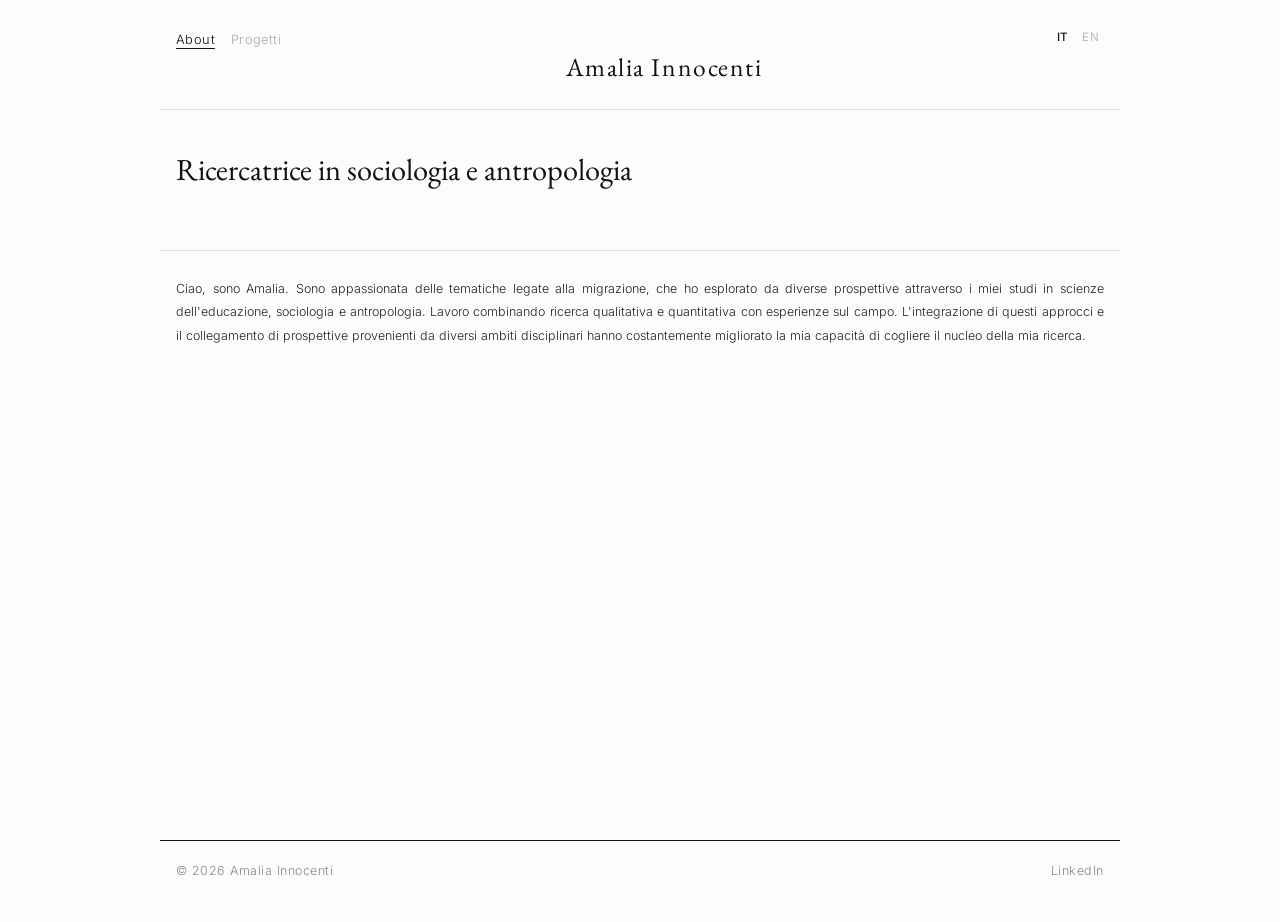
<file: index.html>
<!DOCTYPE html>
<html lang="it">
<head>
  <meta charset="UTF-8">
  <meta name="viewport" content="width=device-width, initial-scale=1.0">
  <title>Amalia Innocenti</title>
  <link rel="icon" href="favicon.svg" type="image/svg+xml">
  <link rel="stylesheet" href="style.css">
</head>
<body>
<div class="page-wrapper">

<header>
  <div class="header-top">
    <nav>
      <a href="index.html" class="active">About</a>
      <a href="progetti/" data-i18n="nav_projects">Progetti</a>
    </nav>
    <div class="site-name">Amalia Innocenti</div>
    <div class="lang-switcher">
      <button class="lang-btn" data-lang="it">IT</button>
      <button class="lang-btn" data-lang="en">EN</button>
    </div>
  </div>
</header>

<div class="page-title page-title--hero">
  <h1 data-i18n="home_title">Ricercatrice in sociologia e antropologia</h1>
</div>

<hr>

<div class="section section--hero">
  <p data-i18n="home_p1">Ciao, sono Amalia. Sono appassionata delle tematiche legate alla migrazione, che ho esplorato da diverse prospettive attraverso i miei studi in scienze dell'educazione, sociologia e antropologia. Lavoro combinando ricerca qualitativa e quantitativa con esperienze sul campo. L'integrazione di questi approcci e il collegamento di prospettive provenienti da diversi ambiti disciplinari hanno costantemente migliorato la mia capacità di cogliere il nucleo della mia ricerca.</p>
  <p data-i18n="home_p2"></p>
  <p data-i18n="home_p3"></p>
</div>

<div class="spacer" id="spacer"></div>

<footer>
  <span>© 2026 Amalia Innocenti</span>
  <div class="footer-links">
    
    <a href="https://be.linkedin.com/in/amalia-innocenti" target="_blank" rel="noopener noreferrer">LinkedIn</a>
  </div>
</footer>

<script src="lang.js"></script>
<script>
  function fitSpacer() {
    const spacer = document.getElementById('spacer');
    const wrapper = document.querySelector('.page-wrapper');
    spacer.style.height = '0';
    wrapper.style.minHeight = '0';        // rimuove il vincolo per misurare il contenuto reale
    const contentH = wrapper.scrollHeight;
    wrapper.style.minHeight = '';         // ripristina min-height: 100vh da CSS
    const remaining = window.innerHeight - contentH;
    if (remaining > 0) spacer.style.height = remaining + 'px';
  }
  window.addEventListener('load', fitSpacer);
  window.addEventListener('resize', fitSpacer);
</script>
</div>
</body>
</html>
</file>
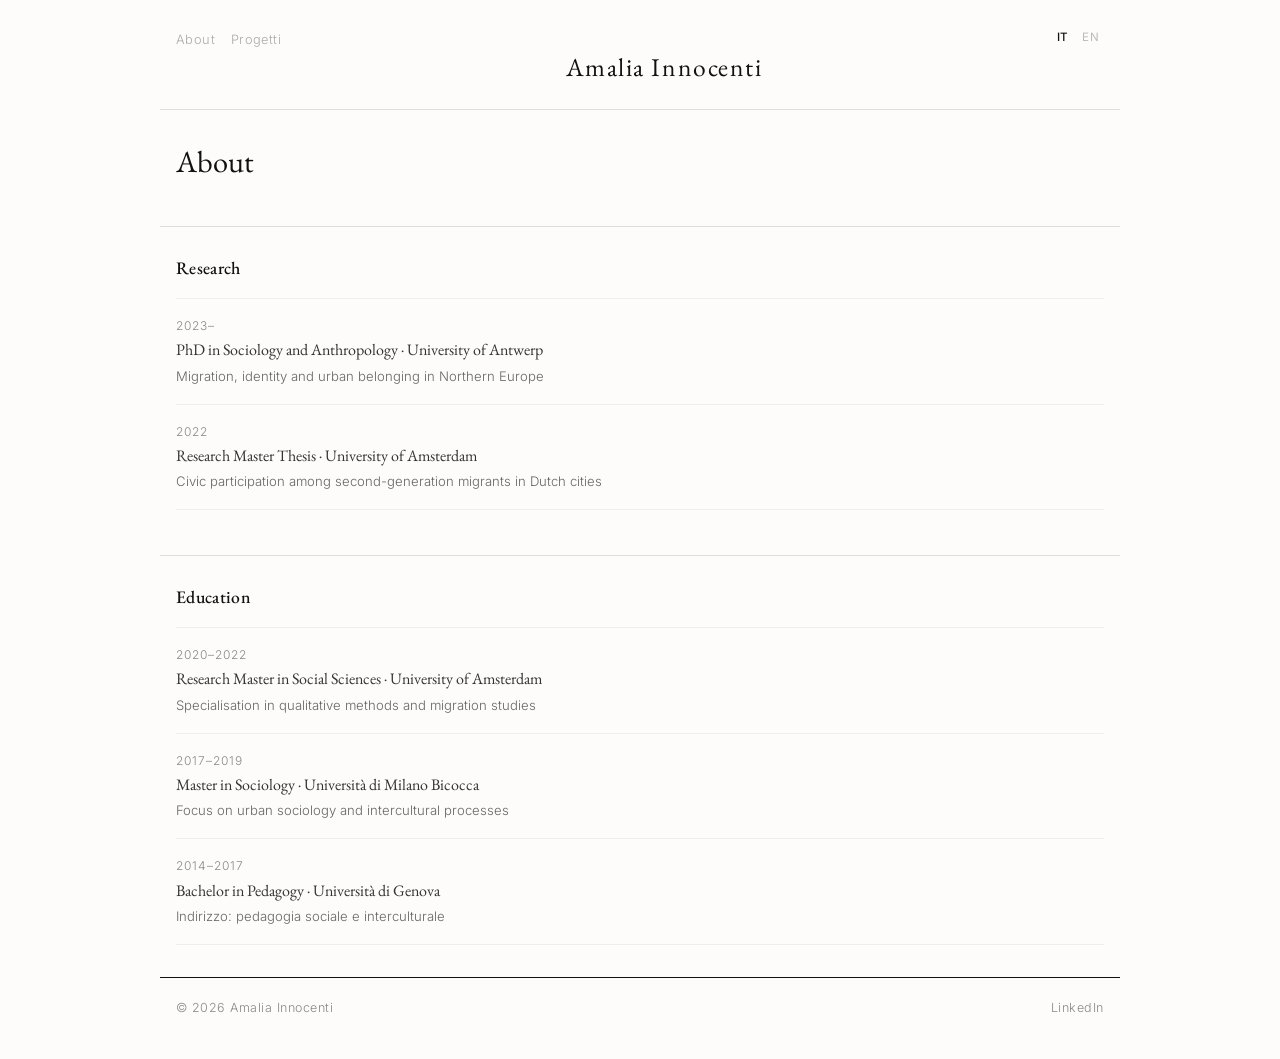
<file: about.html>
<!DOCTYPE html>
<html lang="it">
<head>
  <meta charset="UTF-8">
  <meta name="viewport" content="width=device-width, initial-scale=1.0">
  <title>About – Amalia Innocenti</title>
  <link rel="icon" href="favicon.svg" type="image/svg+xml">
  <link rel="stylesheet" href="style.css">
</head>
<body>
<div class="page-wrapper">

<header>
  <div class="header-top">
    <nav>
      <a href="index.html">About</a>
      <a href="progetti/" data-i18n="nav_projects">Progetti</a>
    </nav>
    <div class="site-name">Amalia Innocenti</div>
    <div class="lang-switcher">
      <button class="lang-btn" data-lang="it">IT</button>
      <button class="lang-btn" data-lang="en">EN</button>
    </div>
  </div>
</header>

<div class="page-title">
  <h1>About</h1>
</div>

<hr>

<div class="section">
  <h2>Research</h2>
  <ul class="pub-list">
    <li>
      <p class="pub-year">2023–</p>
      <p class="pub-title">PhD in Sociology and Anthropology · University of Antwerp</p>
      <p class="pub-journal">Migration, identity and urban belonging in Northern Europe</p>
    </li>
    <li>
      <p class="pub-year">2022</p>
      <p class="pub-title">Research Master Thesis · University of Amsterdam</p>
      <p class="pub-journal">Civic participation among second-generation migrants in Dutch cities</p>
    </li>

  </ul>
</div>

<hr>

<div class="section">
  <h2>Education</h2>
  <ul class="pub-list">
    <li>
      <p class="pub-year">2020–2022</p>
      <p class="pub-title">Research Master in Social Sciences · University of Amsterdam</p>
      <p class="pub-journal">Specialisation in qualitative methods and migration studies</p>
    </li>
    <li>
      <p class="pub-year">2017–2019</p>
      <p class="pub-title">Master in Sociology · Università di Milano Bicocca</p>
      <p class="pub-journal">Focus on urban sociology and intercultural processes</p>
    </li>
    <li>
      <p class="pub-year">2014–2017</p>
      <p class="pub-title">Bachelor in Pedagogy · Università di Genova</p>
      <p class="pub-journal">Indirizzo: pedagogia sociale e interculturale</p>
    </li>
  </ul>
</div>

<footer>
  <span>© 2026 Amalia Innocenti</span>
  <div class="footer-links">
    
    <a href="https://be.linkedin.com/in/amalia-innocenti" target="_blank" rel="noopener noreferrer">LinkedIn</a>
  </div>
</footer>

<script src="lang.js"></script>
</div>
</body>
</html>
</file>
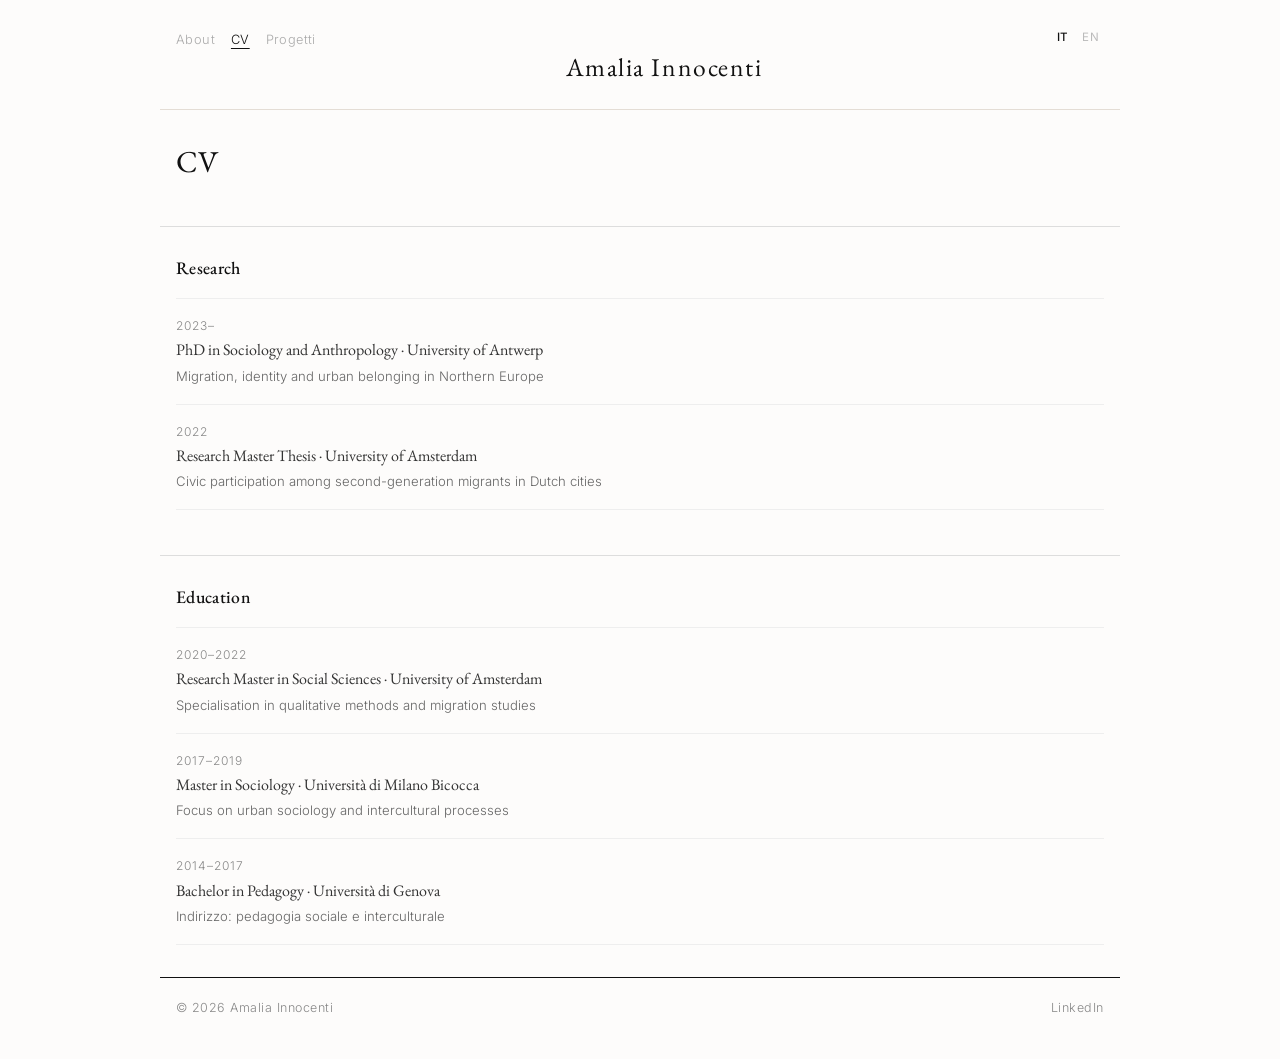
<file: cv.html>
<!DOCTYPE html>
<html lang="it">
<head>
  <meta charset="UTF-8">
  <meta name="viewport" content="width=device-width, initial-scale=1.0">
  <title>CV – Amalia Innocenti</title>
  <link rel="icon" href="favicon.svg" type="image/svg+xml">
  <link rel="stylesheet" href="style.css">
</head>
<body>
<div class="page-wrapper">

<header>
  <div class="header-top">
    <nav>
      <a href="index.html">About</a>
      <a href="cv.html" class="active" data-i18n="nav_cv">CV</a>
      <a href="progetti/" data-i18n="nav_projects">Progetti</a>
    </nav>
    <div class="site-name">Amalia Innocenti</div>
    <div class="lang-switcher">
      <button class="lang-btn" data-lang="it">IT</button>
      <button class="lang-btn" data-lang="en">EN</button>
    </div>
  </div>
</header>

<div class="page-title">
  <h1>CV</h1>
</div>

<hr>

<div class="section">
  <h2>Research</h2>
  <ul class="pub-list">
    <li>
      <p class="pub-year">2023–</p>
      <p class="pub-title">PhD in Sociology and Anthropology · University of Antwerp</p>
      <p class="pub-journal">Migration, identity and urban belonging in Northern Europe</p>
    </li>
    <li>
      <p class="pub-year">2022</p>
      <p class="pub-title">Research Master Thesis · University of Amsterdam</p>
      <p class="pub-journal">Civic participation among second-generation migrants in Dutch cities</p>
    </li>

  </ul>
</div>

<hr>

<div class="section">
  <h2>Education</h2>
  <ul class="pub-list">
    <li>
      <p class="pub-year">2020–2022</p>
      <p class="pub-title">Research Master in Social Sciences · University of Amsterdam</p>
      <p class="pub-journal">Specialisation in qualitative methods and migration studies</p>
    </li>
    <li>
      <p class="pub-year">2017–2019</p>
      <p class="pub-title">Master in Sociology · Università di Milano Bicocca</p>
      <p class="pub-journal">Focus on urban sociology and intercultural processes</p>
    </li>
    <li>
      <p class="pub-year">2014–2017</p>
      <p class="pub-title">Bachelor in Pedagogy · Università di Genova</p>
      <p class="pub-journal">Indirizzo: pedagogia sociale e interculturale</p>
    </li>
  </ul>
</div>

<footer>
  <span>© 2026 Amalia Innocenti</span>
  <div class="footer-links">
    
    <a href="https://be.linkedin.com/in/amalia-innocenti" target="_blank" rel="noopener noreferrer">LinkedIn</a>
  </div>
</footer>

<script src="lang.js"></script>
</div>
</body>
</html>
</file>
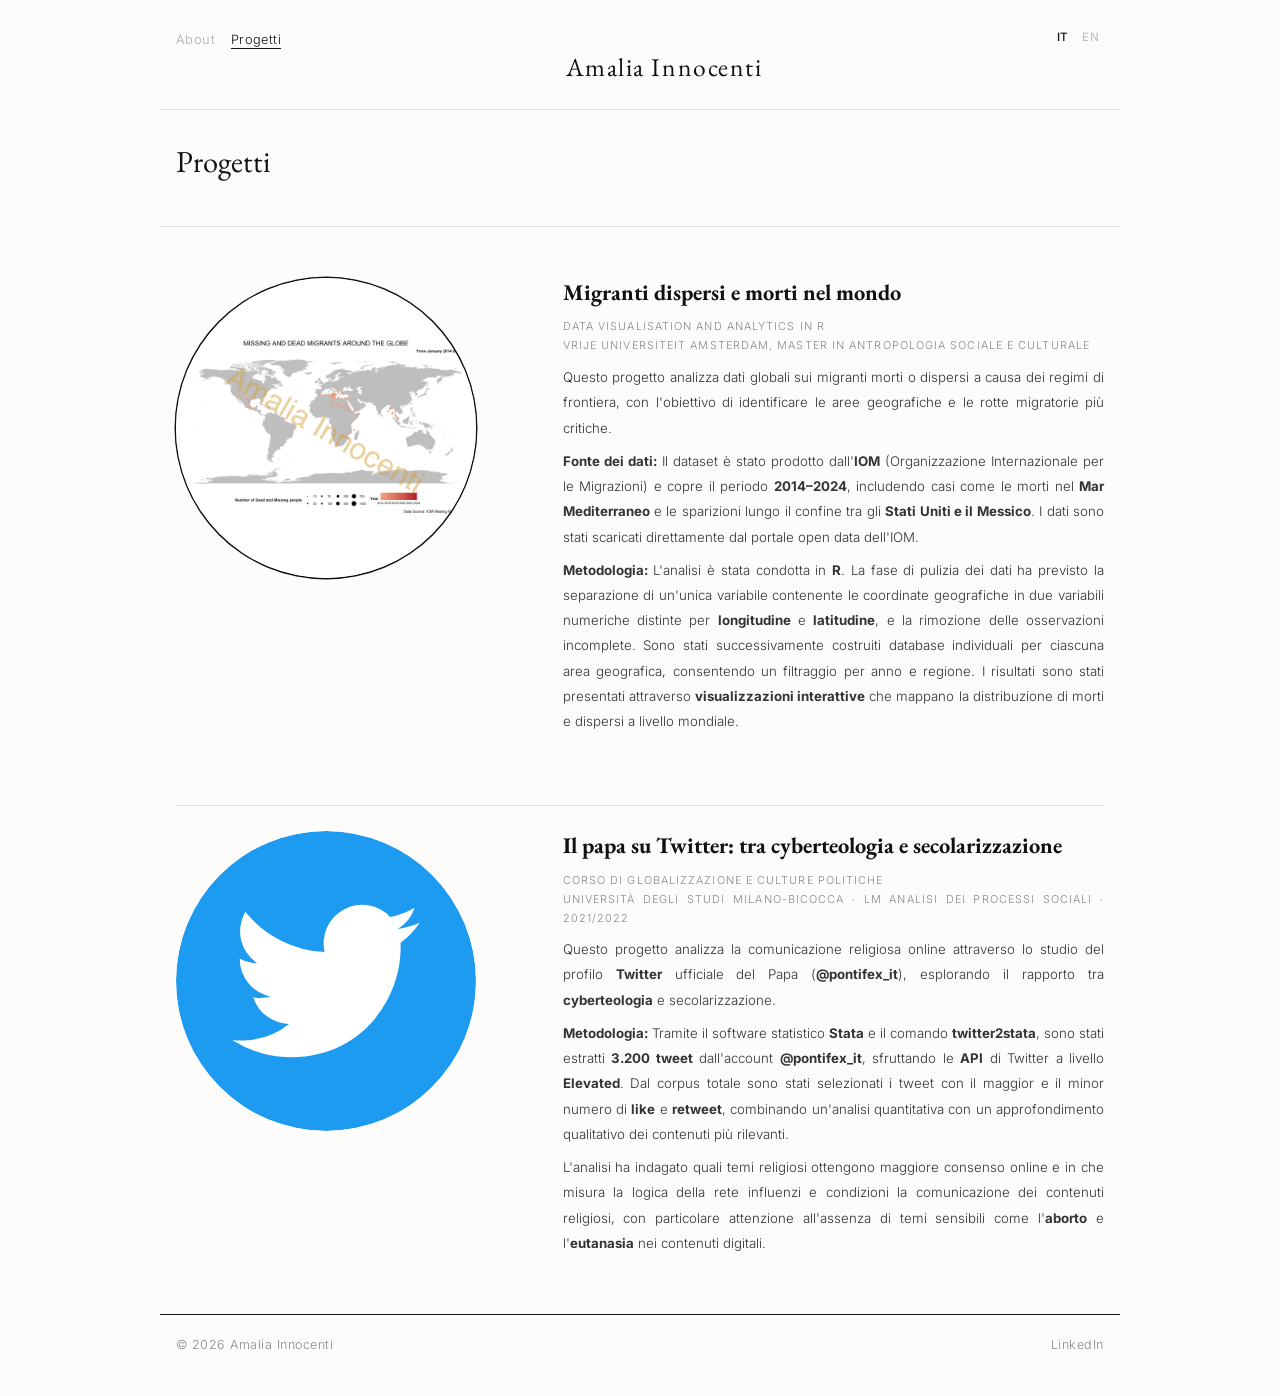
<file: progetti.html>
<!DOCTYPE html>
<html lang="it">
<head>
  <meta charset="UTF-8">
  <meta name="viewport" content="width=device-width, initial-scale=1.0">
  <title>Projects – Amalia Innocenti</title>
  <link rel="icon" href="favicon.svg" type="image/svg+xml">
  <link rel="stylesheet" href="style.css">
  <style>
    /* hover hint on geo circle */
    .rentry-img--geo {
      cursor: zoom-in;
      transition: filter .2s;
    }
    .rentry-img--geo:hover { filter: brightness(0.88); }

    /* lightbox */
    .lightbox {
      position: fixed;
      inset: 0;
      z-index: 999;
      background: rgba(15,15,15,0.82);
      display: flex;
      align-items: center;
      justify-content: center;
      opacity: 0;
      pointer-events: none;
      transition: opacity .3s ease;
    }
    .lightbox.open {
      opacity: 1;
      pointer-events: all;
    }
    .lightbox-frame {
      position: relative;
      max-width: 88vw;
      max-height: 88vh;
    }
    .lightbox-frame img {
      display: block;
      max-width: 88vw;
      max-height: 88vh;
      width: auto;
      height: auto;
    }
    /* fading edges */
    .lightbox-frame::after {
      content: '';
      position: absolute;
      inset: 0;
      box-shadow: inset 0 0 70px 20px rgba(15,15,15,0.55);
      pointer-events: none;
    }
    .lightbox-close {
      position: absolute;
      top: -2.2rem;
      right: 0;
      background: none;
      border: none;
      color: #ddd;
      font-size: 1.6rem;
      line-height: 1;
      cursor: pointer;
      padding: 0.2rem 0.4rem;
      transition: color .15s;
    }
    .lightbox-close:hover { color: #fff; }
  </style>
</head>
<body>
<div class="page-wrapper">

<header>
  <div class="header-top">
    <nav>
      <a href="index.html">About</a>
      <a href="progetti.html" class="active" data-i18n="nav_projects">Projects</a>
    </nav>
    <div class="site-name">Amalia Innocenti</div>
    <div class="lang-switcher">
      <button class="lang-btn" data-lang="it">IT</button>
      <button class="lang-btn" data-lang="en">EN</button>
    </div>
  </div>
</header>

<div class="page-title">
  <h1 data-i18n="nav_projects">Projects</h1>
</div>

<hr>

<div class="section">

  <div class="rentry">
    <img class="rentry-img rentry-img--geo" src="vis_2.gif" alt="World map" id="geo-thumb">
    <div class="rentry-body">
      <h3 class="rentry-title" data-i18n="geo_title">Missing and dead migrants around the globe</h3>
      <p class="rentry-sub" data-i18n="geo_sub">Data Visualisation and Analytics in R course — Vrije Universiteit Amsterdam, Master's Degree in Social and Cultural Anthropology</p>
      <p class="rentry-desc" data-i18n="geo_p1">This project analyses global data on migrants who have died or gone missing as a result of border regimes, with a focus on identifying the most critical geographical areas and migration routes.</p>
      <p class="rentry-desc" data-i18n="geo_p2"><strong>Data Source:</strong> The dataset was produced by the <strong>IOM</strong> (International Organisation for Migration) and covers the period <strong>2014–2024</strong>, including cases such as deaths in the <strong>Mediterranean Sea</strong> and disappearances along the <strong>US-Mexico border</strong>. Data was retrieved directly from the IOM open data portal.</p>
      <p class="rentry-desc" data-i18n="geo_p3"><strong>Methodology:</strong> The analysis was carried out in <strong>R</strong>. The data cleaning phase involved splitting a single coordinate variable into two separate numeric variables for <strong>longitude</strong> and <strong>latitude</strong>, and removing incomplete observations. Individual databases were then built for each geographical area to allow for more granular filtering by year and region. The results were presented through <strong>interactive visualisations</strong> that mapped the distribution of deaths and disappearances worldwide.</p>
    </div>
  </div>

  <hr>

  <div class="rentry">
    <img class="rentry-img" src="twitter-logo.svg" alt="Twitter logo">
    <div class="rentry-body">
      <h3 class="rentry-title" data-i18n="tw_card_title">Il papa su Twitter: tra cyberteologia e secolarizzazione</h3>
      <p class="rentry-sub" data-i18n="tw_sub">Corso di Globalizzazione e culture politiche · Università degli Studi Milano-Bicocca · LM Analisi dei Processi Sociali · 2021/2022</p>
      <p class="rentry-desc" data-i18n="tw_p1">Questo progetto analizza la comunicazione religiosa online attraverso lo studio del profilo <strong>Twitter</strong> ufficiale del Papa (<strong>@pontifex_it</strong>), esplorando il rapporto tra <strong>cyberteologia</strong> e secolarizzazione.</p>
      <p class="rentry-desc" data-i18n="tw_p2"><strong>Metodologia:</strong> Tramite il software statistico <strong>Stata</strong> e il comando <strong>twitter2stata</strong>, sono stati estratti <strong>3.200 tweet</strong> dall'account <strong>@pontifex_it</strong>, sfruttando le <strong>API</strong> di Twitter a livello <strong>Elevated</strong>. Dal corpus totale sono stati selezionati i tweet con il maggior e il minor numero di <strong>like</strong> e <strong>retweet</strong>, combinando un'analisi quantitativa con un approfondimento qualitativo dei contenuti più rilevanti.</p>
      <p class="rentry-desc" data-i18n="tw_p3">L'analisi ha indagato quali temi religiosi ottengono maggiore consenso online e in che misura la logica della rete influenzi e condizioni la comunicazione dei contenuti religiosi, con particolare attenzione all'assenza di temi sensibili come l'<strong>aborto</strong> e l'<strong>eutanasia</strong> nei contenuti digitali.</p>
    </div>
  </div>

</div>

<!-- Lightbox -->
<div class="lightbox" id="geo-lightbox">
  <div class="lightbox-frame">
    <button class="lightbox-close" id="lightbox-close">×</button>
    <img src="vis_2.gif" alt="World map full view">
  </div>
</div>

<footer>
  <span>© 2026 Amalia Innocenti</span>
  <div class="footer-links">
    <a href="https://be.linkedin.com/in/amalia-innocenti" target="_blank" rel="noopener noreferrer">LinkedIn</a>
  </div>
</footer>

<script src="lang.js"></script>
<script>
  const thumb   = document.getElementById('geo-thumb');
  const lightbox = document.getElementById('geo-lightbox');
  const closeBtn = document.getElementById('lightbox-close');

  thumb.addEventListener('click', () => lightbox.classList.add('open'));
  closeBtn.addEventListener('click', () => lightbox.classList.remove('open'));
  lightbox.addEventListener('click', e => {
    if (e.target === lightbox) lightbox.classList.remove('open');
  });
  document.addEventListener('keydown', e => {
    if (e.key === 'Escape') lightbox.classList.remove('open');
  });
</script>
</div>
</body>
</html>
</file>
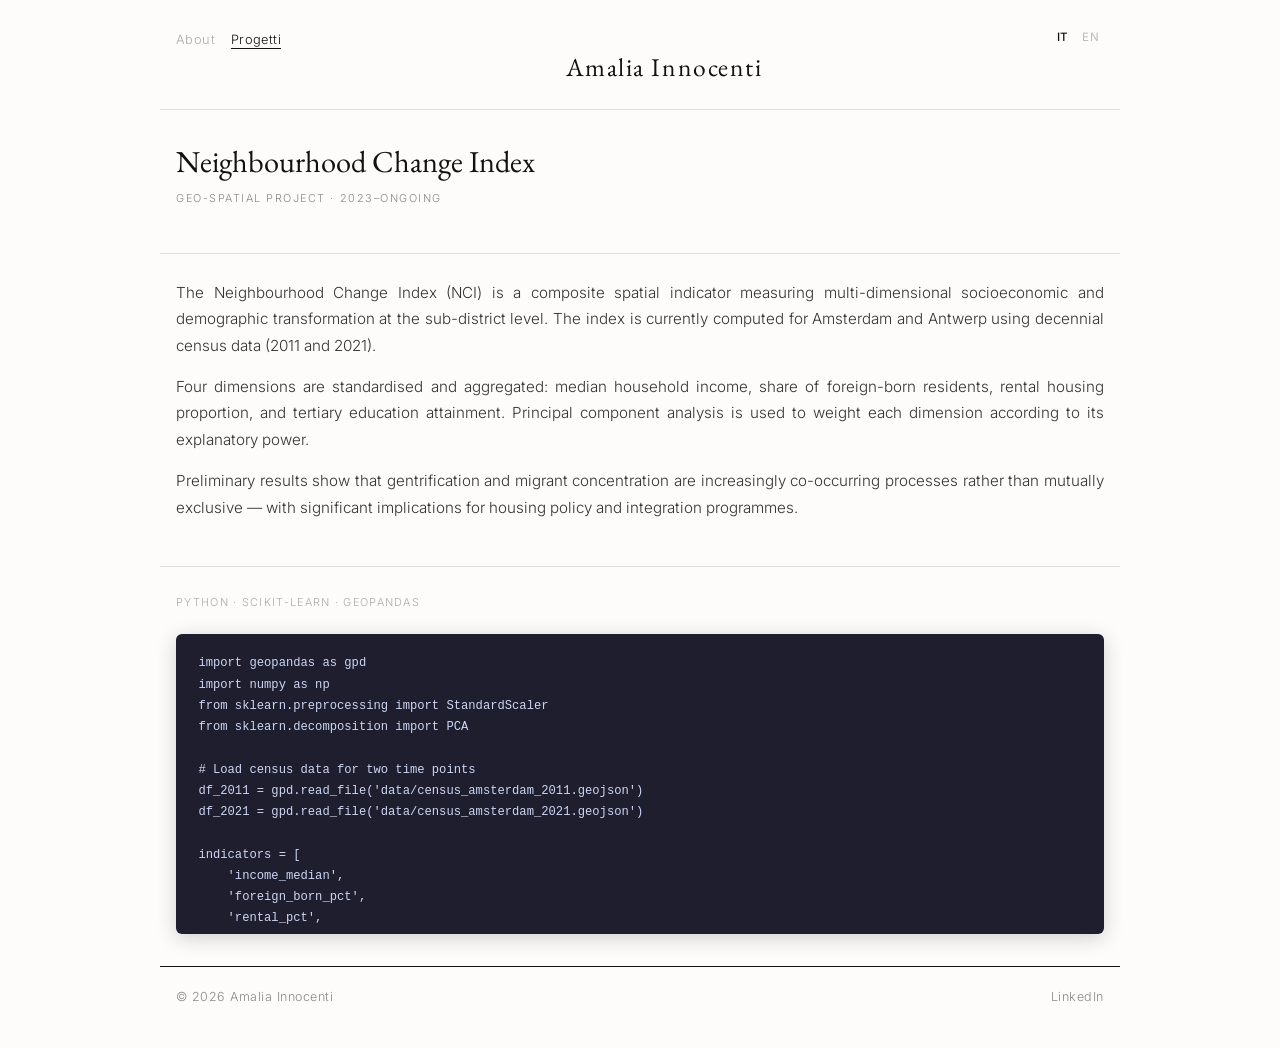
<file: project-geo-neighbourhood.html>
<!DOCTYPE html>
<html lang="it">
<head>
  <meta charset="UTF-8">
  <meta name="viewport" content="width=device-width, initial-scale=1.0">
  <title>Neighbourhood Change Index – Amalia Innocenti</title>
  <link rel="icon" href="favicon.svg" type="image/svg+xml">
  <link rel="stylesheet" href="style.css">
</head>
<body>
<div class="page-wrapper">

<header>
  <div class="header-top">
    <nav>
      <a href="index.html">About</a>
      <a href="progetti/" class="active" data-i18n="nav_projects">Projects</a>
    </nav>
    <div class="site-name">Amalia Innocenti</div>
    <div class="lang-switcher">
      <button class="lang-btn" data-lang="it">IT</button>
      <button class="lang-btn" data-lang="en">EN</button>
    </div>
  </div>
</header>

<div class="page-title">
  <h1>Neighbourhood Change Index</h1>
  <p>Geo-spatial project · 2023–ongoing</p>
</div>

<hr>

<div class="section">
  <p>The Neighbourhood Change Index (NCI) is a composite spatial indicator measuring multi-dimensional socioeconomic and demographic transformation at the sub-district level. The index is currently computed for Amsterdam and Antwerp using decennial census data (2011 and 2021).</p>
  <p>Four dimensions are standardised and aggregated: median household income, share of foreign-born residents, rental housing proportion, and tertiary education attainment. Principal component analysis is used to weight each dimension according to its explanatory power.</p>
  <p>Preliminary results show that gentrification and migrant concentration are increasingly co-occurring processes rather than mutually exclusive — with significant implications for housing policy and integration programmes.</p>
</div>

<hr>

<div class="section">
  <p class="code-label">Python · Scikit-learn · GeoPandas</p>
  <div class="code-block">
    <pre>import geopandas as gpd
import numpy as np
from sklearn.preprocessing import StandardScaler
from sklearn.decomposition import PCA

# Load census data for two time points
df_2011 = gpd.read_file('data/census_amsterdam_2011.geojson')
df_2021 = gpd.read_file('data/census_amsterdam_2021.geojson')

indicators = [
    'income_median',
    'foreign_born_pct',
    'rental_pct',
    'edu_tertiary_pct'
]

# Compute absolute change between census waves
delta = df_2021[indicators].values - df_2011[indicators].values

# Standardise and reduce dimensions
scaler = StandardScaler()
delta_scaled = scaler.fit_transform(delta)

pca = PCA(n_components=1)
df_2021['NCI'] = pca.fit_transform(delta_scaled)

print(f'Variance explained: {pca.explained_variance_ratio_[0]:.2%}')

# Map the index
df_2021.plot(
    column='NCI',
    cmap='coolwarm',
    legend=True,
    legend_kwds={'label': 'Neighbourhood Change Index'},
)
</pre>
  </div>
</div>

<footer>
  <span>© 2026 Amalia Innocenti</span>
  <div class="footer-links">
    
    <a href="https://be.linkedin.com/in/amalia-innocenti" target="_blank" rel="noopener noreferrer">LinkedIn</a>
  </div>
</footer>

<script src="lang.js"></script>
</div>
</body>
</html>
</file>
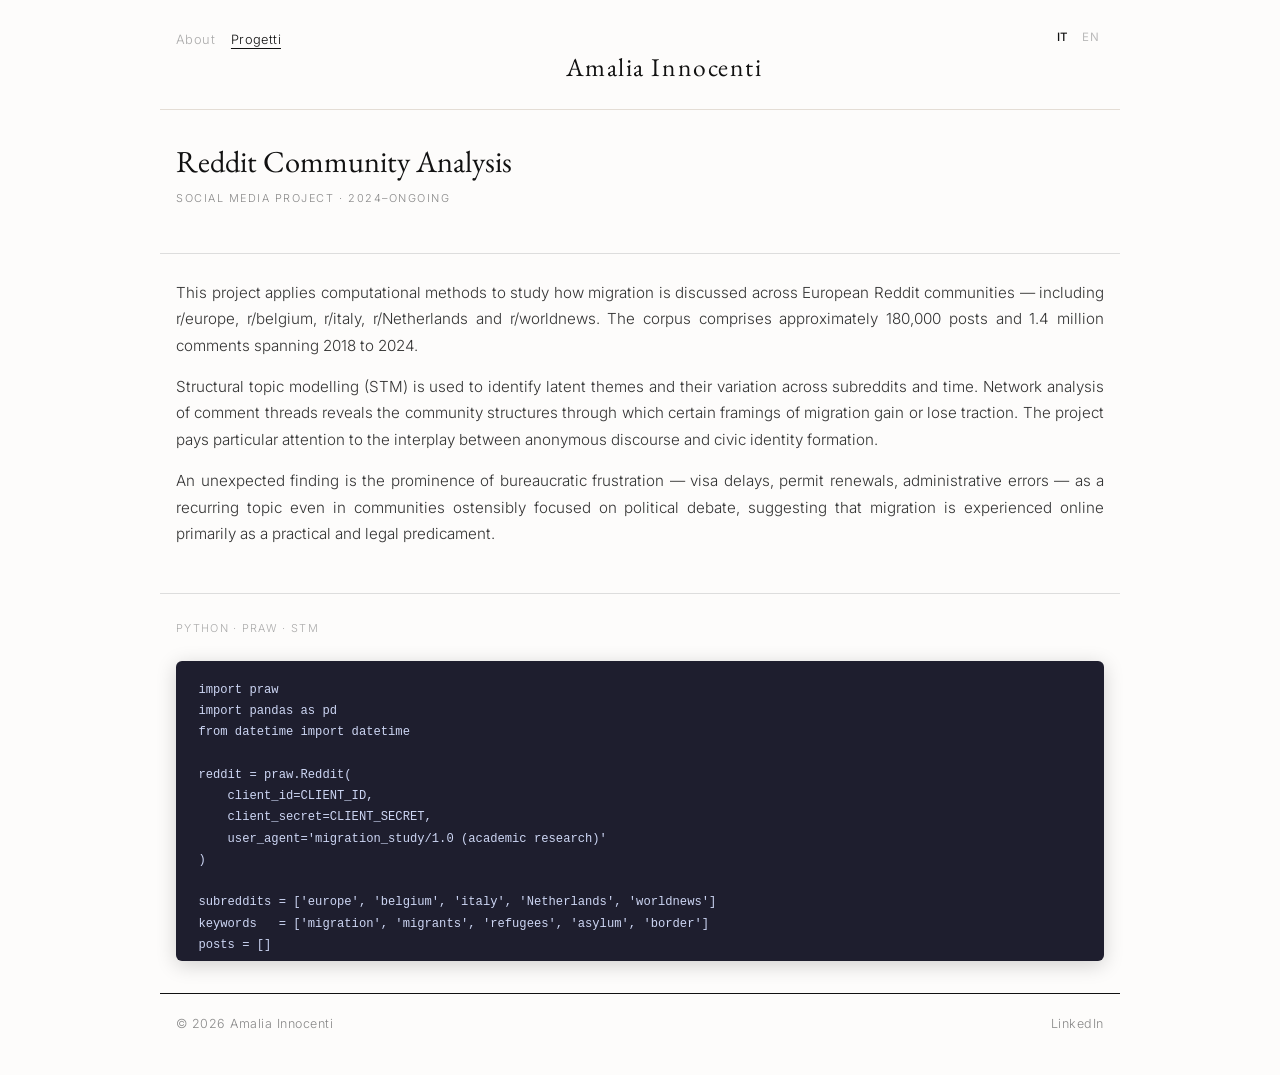
<file: project-reddit.html>
<!DOCTYPE html>
<html lang="it">
<head>
  <meta charset="UTF-8">
  <meta name="viewport" content="width=device-width, initial-scale=1.0">
  <title>Reddit Community Analysis – Amalia Innocenti</title>
  <link rel="icon" href="favicon.svg" type="image/svg+xml">
  <link rel="stylesheet" href="style.css">
</head>
<body>
<div class="page-wrapper">

<header>
  <div class="header-top">
    <nav>
      <a href="index.html">About</a>
      <a href="progetti/" class="active" data-i18n="nav_projects">Projects</a>
    </nav>
    <div class="site-name">Amalia Innocenti</div>
    <div class="lang-switcher">
      <button class="lang-btn" data-lang="it">IT</button>
      <button class="lang-btn" data-lang="en">EN</button>
    </div>
  </div>
</header>

<div class="page-title">
  <h1>Reddit Community Analysis</h1>
  <p>Social media project · 2024–ongoing</p>
</div>

<hr>

<div class="section">
  <p>This project applies computational methods to study how migration is discussed across European Reddit communities — including r/europe, r/belgium, r/italy, r/Netherlands and r/worldnews. The corpus comprises approximately 180,000 posts and 1.4 million comments spanning 2018 to 2024.</p>
  <p>Structural topic modelling (STM) is used to identify latent themes and their variation across subreddits and time. Network analysis of comment threads reveals the community structures through which certain framings of migration gain or lose traction. The project pays particular attention to the interplay between anonymous discourse and civic identity formation.</p>
  <p>An unexpected finding is the prominence of bureaucratic frustration — visa delays, permit renewals, administrative errors — as a recurring topic even in communities ostensibly focused on political debate, suggesting that migration is experienced online primarily as a practical and legal predicament.</p>
</div>

<hr>

<div class="section">
  <p class="code-label">Python · PRAW · STM</p>
  <div class="code-block">
    <pre>import praw
import pandas as pd
from datetime import datetime

reddit = praw.Reddit(
    client_id=CLIENT_ID,
    client_secret=CLIENT_SECRET,
    user_agent='migration_study/1.0 (academic research)'
)

subreddits = ['europe', 'belgium', 'italy', 'Netherlands', 'worldnews']
keywords   = ['migration', 'migrants', 'refugees', 'asylum', 'border']
posts = []

for sub in subreddits:
    for kw in keywords:
        for post in reddit.subreddit(sub).search(kw, limit=200, sort='top'):
            posts.append({
                'subreddit':    sub,
                'keyword':      kw,
                'title':        post.title,
                'selftext':     post.selftext,
                'score':        post.score,
                'num_comments': post.num_comments,
                'created':      datetime.utcfromtimestamp(post.created_utc),
            })

df = pd.DataFrame(posts).drop_duplicates(subset='title')

# Summary by subreddit
print(df.groupby('subreddit').agg(
    posts=('title', 'count'),
    avg_score=('score', 'mean'),
    avg_comments=('num_comments', 'mean')
).round(1))
</pre>
  </div>
</div>

<footer>
  <span>© 2026 Amalia Innocenti</span>
  <div class="footer-links">
    
    <a href="https://be.linkedin.com/in/amalia-innocenti" target="_blank" rel="noopener noreferrer">LinkedIn</a>
  </div>
</footer>

<script src="lang.js"></script>
</div>
</body>
</html>
</file>
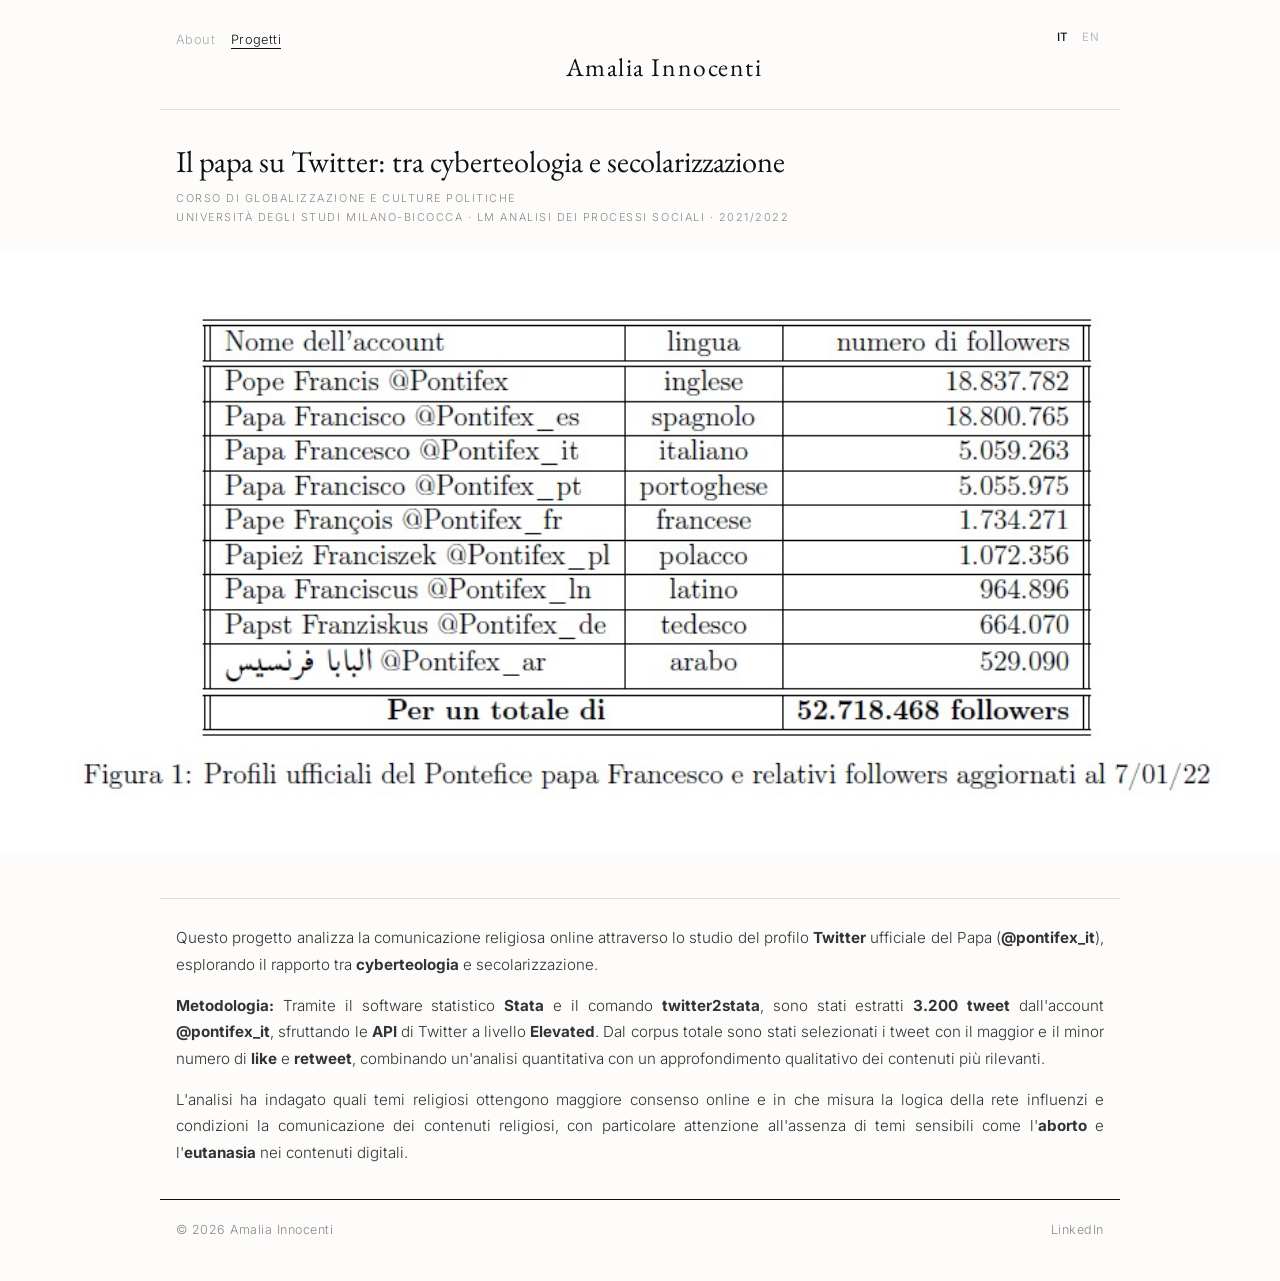
<file: project-twitter.html>
<!DOCTYPE html>
<html lang="it">
<head>
  <meta charset="UTF-8">
  <meta name="viewport" content="width=device-width, initial-scale=1.0">
  <title>Migration Discourse on X – Amalia Innocenti</title>
  <link rel="icon" href="favicon.svg" type="image/svg+xml">
  <link rel="stylesheet" href="style.css">
</head>
<body>
<div class="page-wrapper">

<header>
  <div class="header-top">
    <nav>
      <a href="index.html">About</a>
      <a href="progetti/" class="active" data-i18n="nav_projects">Projects</a>
    </nav>
    <div class="site-name">Amalia Innocenti</div>
    <div class="lang-switcher">
      <button class="lang-btn" data-lang="it">IT</button>
      <button class="lang-btn" data-lang="en">EN</button>
    </div>
  </div>
</header>

<div class="page-title">
  <h1 data-i18n="tw_title">Il papa su Twitter: tra cyberteologia e secolarizzazione</h1>
  <p data-i18n="tw_sub">Corso di Globalizzazione e culture politiche · Università degli Studi Milano-Bicocca · LM Analisi dei Processi Sociali · 2021/2022</p>
</div>

<img src="table_pope.jpeg" alt="Profili ufficiali del Pontefice su Twitter" style="width:100%; height:auto; display:block; margin-top:1.4rem; background:#fff;">

<hr>

<div class="section">
  <p data-i18n="tw_p1">Questo progetto analizza la comunicazione religiosa online attraverso lo studio del profilo Twitter ufficiale del Papa (@pontifex_it), esplorando il rapporto tra cyberteologia e secolarizzazione.</p>
  <p data-i18n="tw_p2"><strong>Metodologia:</strong> Tramite il software statistico Stata e il comando twitter2stata, sono stati estratti 3.200 tweet dall'account @pontifex_it, sfruttando le API di Twitter a livello Elevated. Dal corpus totale sono stati selezionati i tweet con il maggior e il minor numero di like e retweet, combinando un'analisi quantitativa con un approfondimento qualitativo dei contenuti più rilevanti.</p>
  <p data-i18n="tw_p3">L'analisi ha indagato quali temi religiosi ottengono maggiore consenso online e in che misura la logica della rete influenzi e condizioni la comunicazione dei contenuti religiosi, con particolare attenzione all'assenza di temi sensibili come l'aborto e l'eutanasia nei contenuti digitali.</p>
</div>

<footer>
  <span>© 2026 Amalia Innocenti</span>
  <div class="footer-links">
    
    <a href="https://be.linkedin.com/in/amalia-innocenti" target="_blank" rel="noopener noreferrer">LinkedIn</a>
  </div>
</footer>

<script src="lang.js"></script>
</div>
</body>
</html>
</file>
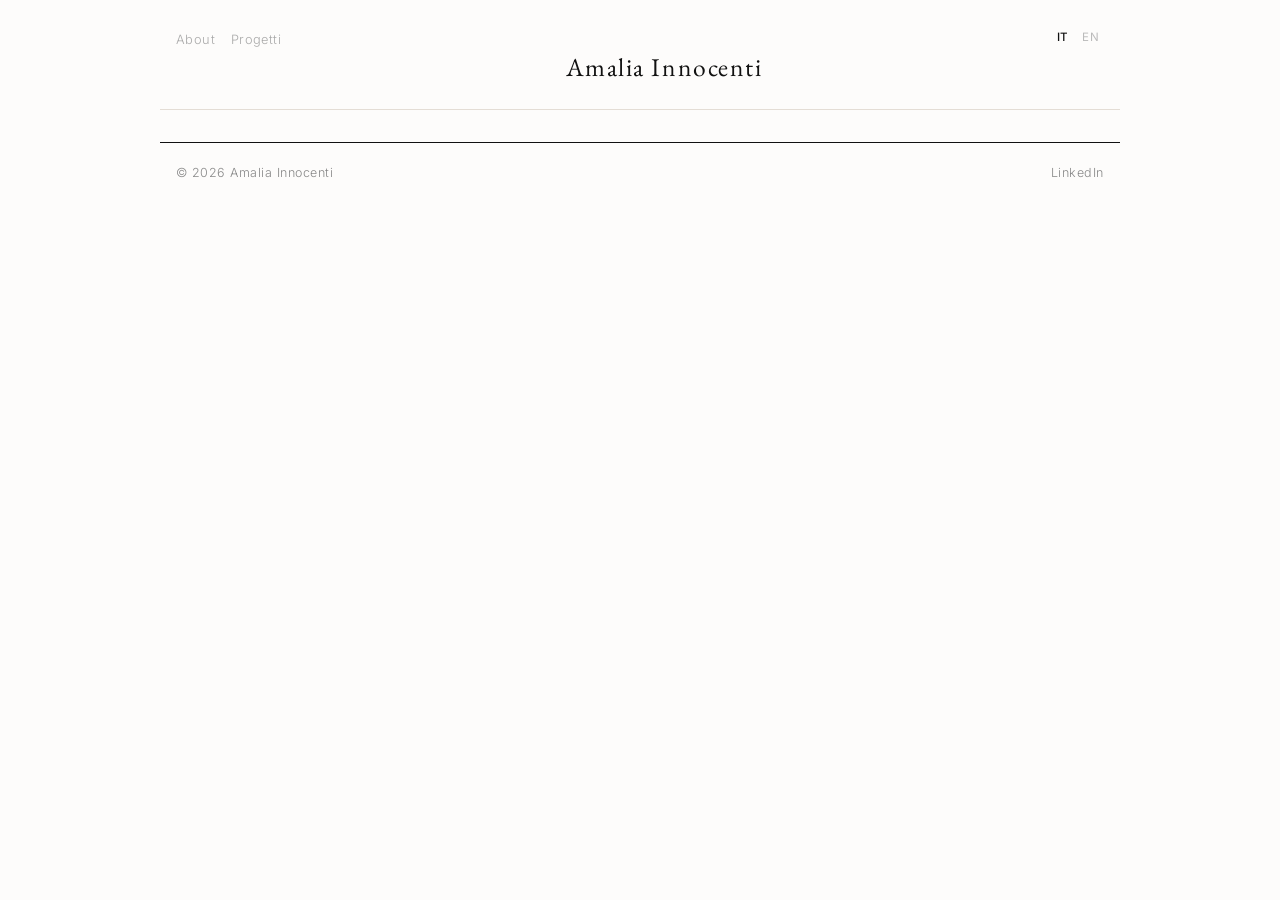
<file: publications.html>
<!DOCTYPE html>
<html lang="it">
<head>
  <meta charset="UTF-8">
  <meta name="viewport" content="width=device-width, initial-scale=1.0">
  <title>Publications – Amalia Innocenti</title>
  <link rel="icon" href="favicon.svg" type="image/svg+xml">
  <link rel="stylesheet" href="style.css">
</head>
<body>
<div class="page-wrapper">

<header>
  <div class="header-top">
    <nav>
      <a href="index.html">About</a>
      <a href="progetti/" data-i18n="nav_projects">Projects</a>
    </nav>
    <div class="site-name">Amalia Innocenti</div>
    <div class="lang-switcher">
      <button class="lang-btn" data-lang="it">IT</button>
      <button class="lang-btn" data-lang="en">EN</button>
    </div>
  </div>
</header>

<footer>
  <span>© 2026 Amalia Innocenti</span>
  <div class="footer-links">
    
    <a href="https://be.linkedin.com/in/amalia-innocenti" target="_blank" rel="noopener noreferrer">LinkedIn</a>
  </div>
</footer>

<script src="lang.js"></script>
</div>
</body>
</html>
</file>
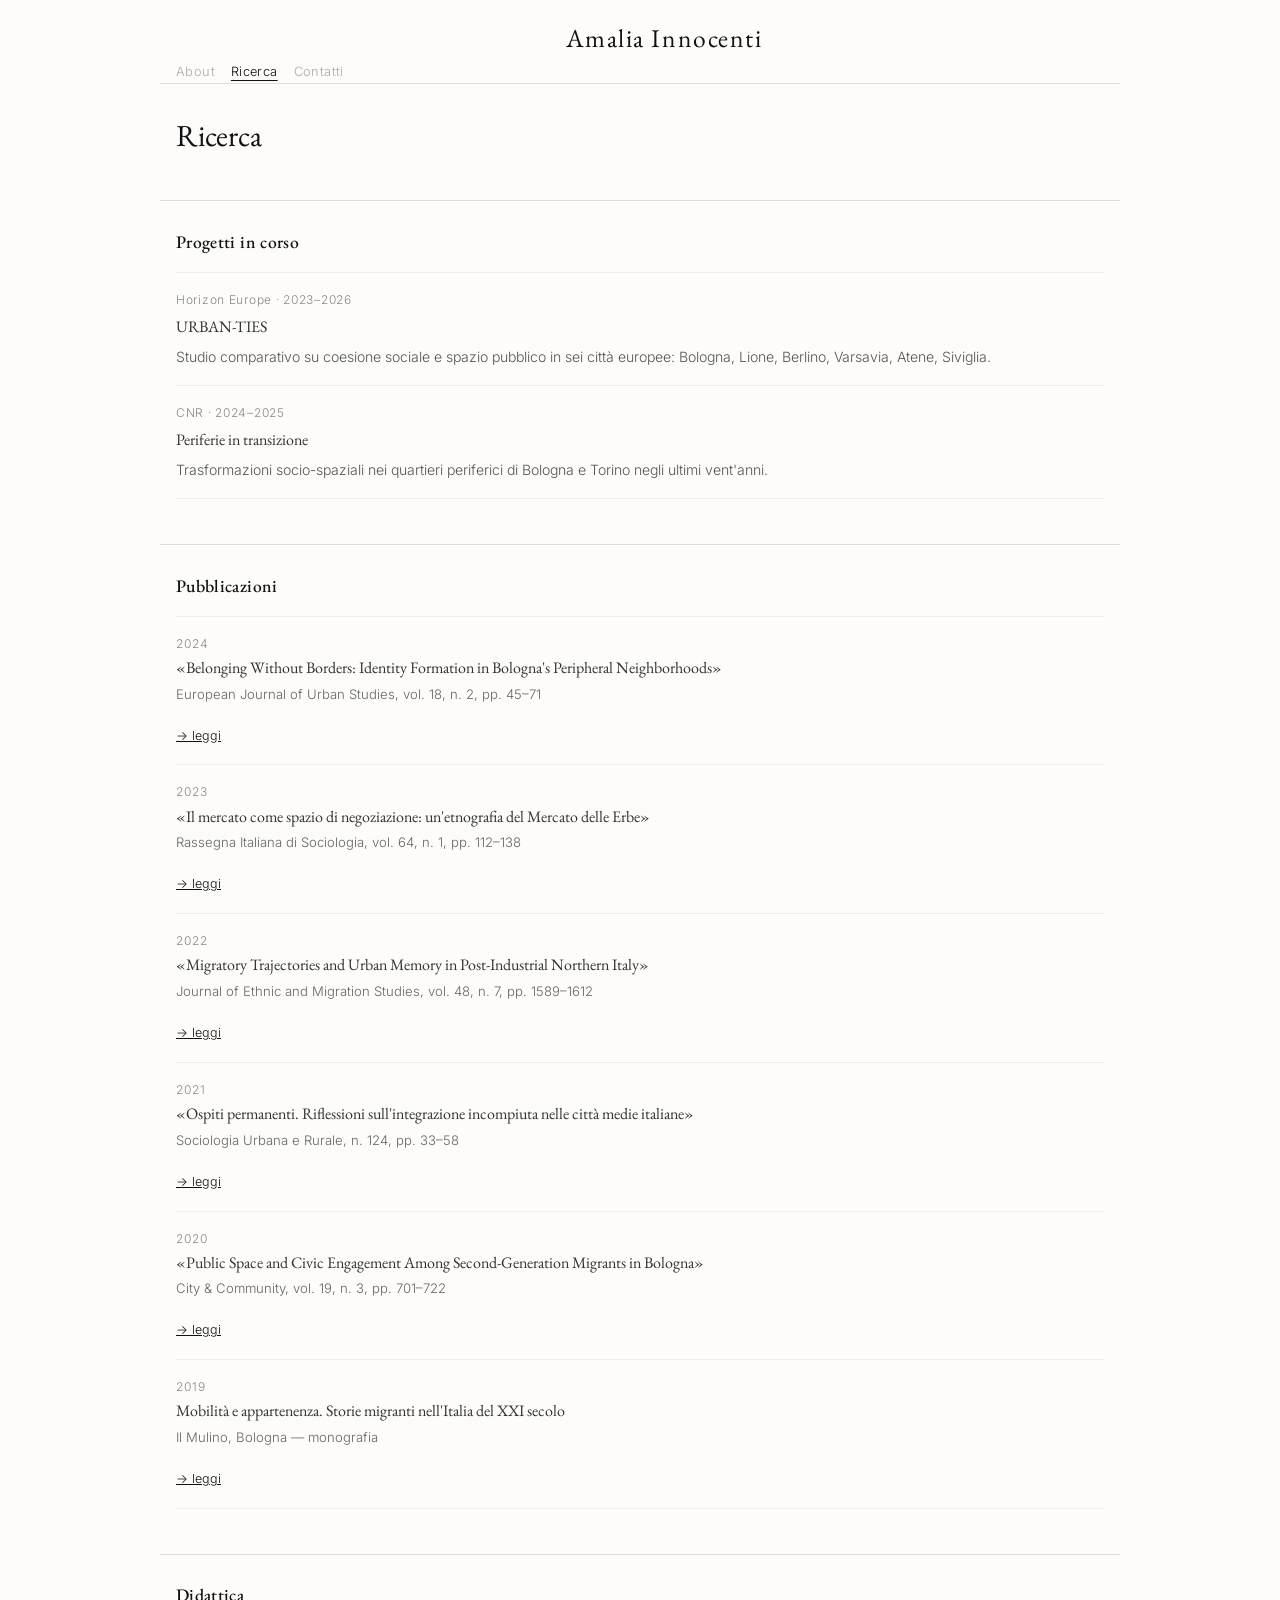
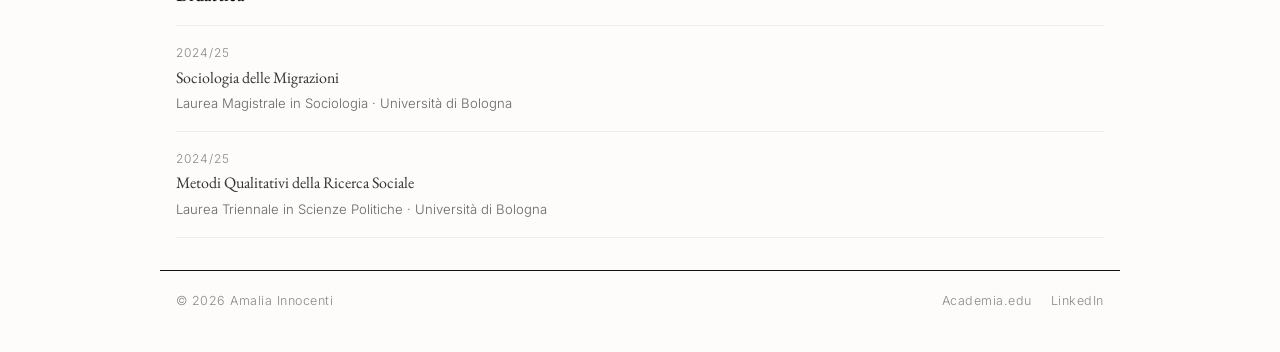
<file: research.html>
<!DOCTYPE html>
<html lang="it">
<head>
  <meta charset="UTF-8">
  <meta name="viewport" content="width=device-width, initial-scale=1.0">
  <title>Ricerca – Amalia Innocenti</title>
  <link rel="icon" href="favicon.svg" type="image/svg+xml">
  <link rel="stylesheet" href="style.css">
</head>
<body>

<header>
  <div class="site-name">Amalia Innocenti</div>
  <nav>
    <a href="index.html">About</a>
    <a href="research.html" class="active">Ricerca</a>
    <a href="contact.html">Contatti</a>
  </nav>
</header>

<div class="page-title">
  <h1>Ricerca</h1>
</div>

<hr>

<div class="section">
  <h2>Progetti in corso</h2>
  <ul class="project-list">
    <li>
      <p class="project-meta">Horizon Europe · 2023–2026</p>
      <p class="project-name">URBAN-TIES</p>
      <p class="project-desc">Studio comparativo su coesione sociale e spazio pubblico in sei città europee: Bologna, Lione, Berlino, Varsavia, Atene, Siviglia.</p>
    </li>
    <li>
      <p class="project-meta">CNR · 2024–2025</p>
      <p class="project-name">Periferie in transizione</p>
      <p class="project-desc">Trasformazioni socio-spaziali nei quartieri periferici di Bologna e Torino negli ultimi vent'anni.</p>
    </li>
  </ul>
</div>

<hr>

<div class="section">
  <h2>Pubblicazioni</h2>
  <ul class="pub-list">
    <li>
      <p class="pub-year">2024</p>
      <p class="pub-title">«Belonging Without Borders: Identity Formation in Bologna's Peripheral Neighborhoods»</p>
      <p class="pub-journal">European Journal of Urban Studies, vol. 18, n. 2, pp. 45–71</p>
      <a href="#" class="pub-link">→ leggi</a>
    </li>
    <li>
      <p class="pub-year">2023</p>
      <p class="pub-title">«Il mercato come spazio di negoziazione: un'etnografia del Mercato delle Erbe»</p>
      <p class="pub-journal">Rassegna Italiana di Sociologia, vol. 64, n. 1, pp. 112–138</p>
      <a href="#" class="pub-link">→ leggi</a>
    </li>
    <li>
      <p class="pub-year">2022</p>
      <p class="pub-title">«Migratory Trajectories and Urban Memory in Post-Industrial Northern Italy»</p>
      <p class="pub-journal">Journal of Ethnic and Migration Studies, vol. 48, n. 7, pp. 1589–1612</p>
      <a href="#" class="pub-link">→ leggi</a>
    </li>
    <li>
      <p class="pub-year">2021</p>
      <p class="pub-title">«Ospiti permanenti. Riflessioni sull'integrazione incompiuta nelle città medie italiane»</p>
      <p class="pub-journal">Sociologia Urbana e Rurale, n. 124, pp. 33–58</p>
      <a href="#" class="pub-link">→ leggi</a>
    </li>
    <li>
      <p class="pub-year">2020</p>
      <p class="pub-title">«Public Space and Civic Engagement Among Second-Generation Migrants in Bologna»</p>
      <p class="pub-journal">City & Community, vol. 19, n. 3, pp. 701–722</p>
      <a href="#" class="pub-link">→ leggi</a>
    </li>
    <li>
      <p class="pub-year">2019</p>
      <p class="pub-title">Mobilità e appartenenza. Storie migranti nell'Italia del XXI secolo</p>
      <p class="pub-journal">Il Mulino, Bologna — monografia</p>
      <a href="#" class="pub-link">→ leggi</a>
    </li>
  </ul>
</div>

<hr>

<div class="section">
  <h2>Didattica</h2>
  <ul class="pub-list">
    <li>
      <p class="pub-year">2024/25</p>
      <p class="pub-title">Sociologia delle Migrazioni</p>
      <p class="pub-journal">Laurea Magistrale in Sociologia · Università di Bologna</p>
    </li>
    <li>
      <p class="pub-year">2024/25</p>
      <p class="pub-title">Metodi Qualitativi della Ricerca Sociale</p>
      <p class="pub-journal">Laurea Triennale in Scienze Politiche · Università di Bologna</p>
    </li>
  </ul>
</div>

<footer>
  <span>© 2026 Amalia Innocenti</span>
  <div class="footer-links">
    <a href="#">Academia.edu</a>
    
    <a href="https://be.linkedin.com/in/amalia-innocenti" target="_blank" rel="noopener noreferrer">LinkedIn</a>
  </div>
</footer>

</body>
</html>
</file>
<file: style.css>
@import url('https://fonts.googleapis.com/css2?family=EB+Garamond:ital,wght@0,400;0,500;1,400&family=Inter:wght@300;400;700&display=swap');

*, *::before, *::after { box-sizing: border-box; margin: 0; padding: 0; }

html { font-size: 16px; }

body {
  font-family: 'Inter', system-ui, sans-serif;
  font-weight: 300;
  color: #111;
  line-height: 1.75;
  background-color: #fdfcfb;
}

.page-wrapper {
  width: 100%;
  background: #fdfcfb;
  min-height: 100vh;
}

.spacer { display: block; }

a { color: #111; text-decoration: none; }
a:hover { text-decoration: underline; }

/* ── HEADER ── */
header {
  padding: 0 1rem;
  max-width: 960px;
  margin: 0 auto;
  border-bottom: 1px solid #e4ddd5;
}

.header-top {
  display: grid;
  grid-template-columns: 1fr auto 1fr;
  align-items: start;
  padding: 1.8rem 0 1.2rem;
}

.site-name {
  font-family: 'EB Garamond', Georgia, serif;
  font-size: 1.6rem;
  font-weight: 400;
  letter-spacing: 0.06em;
  text-align: center;
  margin-top: 1rem;
  margin-left: 3rem;
}

nav {
  display: flex;
  flex-wrap: nowrap;
  gap: 0 1rem;
  font-size: 0.8rem;
  letter-spacing: 0.03em;
}

nav a { color: #aaa; }
nav a:hover { color: #111; text-decoration: none; }
nav a.active { color: #111; text-decoration: underline; text-underline-offset: 4px; }

/* ── LANGUAGE SWITCHER ── */
.lang-switcher {
  display: flex;
  gap: 0.3rem;
  justify-self: end;
}

.lang-btn {
  background: none;
  border: none;
  cursor: pointer;
  font-family: 'Inter', system-ui, sans-serif;
  font-size: 0.72rem;
  font-weight: 400;
  letter-spacing: 0.08em;
  color: #bbb;
  padding: 0.1rem 0.25rem;
  transition: color .15s;
}

.lang-btn:hover { color: #555; }
.lang-btn.active { color: #111; font-weight: 500; }

/* ── PAGE TITLE ── */
.page-title {
  padding: 2rem 1rem 0;
  max-width: 960px;
  margin: 0 auto;
}

.page-title--hero {
  padding-top: 2.5rem;
  padding-bottom: 0.5rem;
}

.section--hero {
  padding-top: 2.5rem;
  padding-bottom: 4rem;
}

.section--hero p {
  font-size: 0.78rem;
  line-height: 1.9;
  margin-bottom: 1.4rem;
  color: #222;
}

.section--hero p:last-child { margin-bottom: 0; }
.section--hero p:empty { display: none; }

.page-title h1 {
  font-family: 'EB Garamond', Georgia, serif;
  font-size: 1.9rem;
  font-weight: 400;
  line-height: 1.3;
  margin-bottom: 0.5rem;
}

.page-title p {
  font-size: 0.68rem;
  letter-spacing: 0.14em;
  text-transform: uppercase;
  color: #888;
}

/* ── SECTIONS ── */
.section {
  padding: 1.6rem 1rem 0;
  max-width: 960px;
  margin: 0 auto;
}

hr {
  border: none;
  border-top: 1px solid #ddd;
  max-width: 960px;
  margin: 2.8rem auto 0;
  padding: 0 1rem;
}

h2 {
  font-family: 'EB Garamond', Georgia, serif;
  font-size: 1.1rem;
  font-weight: 500;
  letter-spacing: 0.02em;
  margin-bottom: 0.9rem;
}

p { margin-bottom: 0.9rem; font-size: 0.95rem; color: #333; }
p:last-child { margin-bottom: 0; }

/* ── PUB LIST ── */
.pub-list { list-style: none; }

.pub-list li {
  padding: 1rem 0;
  border-bottom: 1px solid #eee;
  font-size: 0.92rem;
}

.pub-list li:first-child { border-top: 1px solid #eee; }

.pub-year { font-size: 0.75rem; letter-spacing: 0.08em; color: #888; margin-bottom: 0.2rem; }

.pub-title {
  font-family: 'EB Garamond', Georgia, serif;
  font-size: 1rem;
  line-height: 1.4;
  margin-bottom: 0.2rem;
}

.pub-journal { font-size: 0.82rem; color: #666; }

.pub-link {
  display: inline-block;
  margin-top: 0.3rem;
  font-size: 0.78rem;
  color: #111;
  text-decoration: underline;
}

/* ── ABOUT LAYOUT ── */
.about-cols {
  display: grid;
  grid-template-columns: 150px 1fr;
  gap: 2rem;
  align-items: start;
}

.photo-placeholder {
  width: 150px;
  aspect-ratio: 3/4;
  background: #f0f0f0;
  border: 1px solid #ddd;
  display: flex;
  align-items: center;
  justify-content: center;
  font-size: 0.7rem;
  letter-spacing: 0.1em;
  color: #bbb;
  text-transform: uppercase;
}

/* ── PROJECT CARDS ── */
.proj-card {
  display: grid;
  grid-template-columns: 72px 1fr;
  gap: 1.2rem;
  padding: 1.3rem 0;
  border-bottom: 1px solid #eee;
}

.proj-card:first-of-type { border-top: 1px solid #eee; }

.proj-img {
  width: 72px;
  height: 72px;
  border: 1px solid #e4ddd5;
  flex-shrink: 0;
  object-fit: cover;
}

.proj-img--geo1    { background: linear-gradient(135deg, #c8dfc8 0%, #7aaa8a 100%); }
.proj-img--geo2    { background: linear-gradient(135deg, #d4e8c2 0%, #8ab87a 100%); }
.proj-img--twitter { background: linear-gradient(135deg, #c2d4e8 0%, #6a9fc0 100%); }
.proj-img--reddit  { background: linear-gradient(135deg, #e8d4c2 0%, #c08060 100%); }

.proj-title {
  font-family: 'EB Garamond', Georgia, serif;
  font-size: 0.9rem;
  margin-bottom: 0.3rem;
  color: #111;
  white-space: nowrap;
  overflow: hidden;
  text-overflow: ellipsis;
}

.section p {
  text-align: justify;
}

.proj-desc {
  font-size: 0.82rem;
  color: #666;
  line-height: 1.6;
  margin-bottom: 0.5rem;
}

.find-more {
  font-size: 0.75rem;
  color: #111;
  text-decoration: underline;
  text-underline-offset: 3px;
  letter-spacing: 0.03em;
}

.find-more:hover { color: #555; text-decoration: underline; }

/* ── CODE BLOCK ── */
.code-block {
  background: #1e1e2e;
  border-radius: 6px;
  margin-top: 1.4rem;
  overflow: hidden;
  box-shadow: 0 4px 20px rgba(0,0,0,0.18);
}

.code-block-header {
  background: #2a2a3d;
  padding: 0.55rem 1rem;
  display: flex;
  align-items: center;
  gap: 0.35rem;
}

.dot {
  width: 11px;
  height: 11px;
  border-radius: 50%;
  flex-shrink: 0;
}
.dot--red    { background: #ff5f57; }
.dot--yellow { background: #febc2e; }
.dot--green  { background: #28c840; }

.code-block-lang {
  margin-left: auto;
  font-size: 0.63rem;
  letter-spacing: 0.12em;
  text-transform: uppercase;
  color: #555;
  font-family: 'Inter', system-ui, sans-serif;
}

.code-block pre {
  font-family: 'Menlo', 'Courier New', monospace;
  font-size: 0.76rem;
  line-height: 1.75;
  color: #cdd6f4;
  margin: 0;
  padding: 1.2rem 1.4rem;
  max-height: 300px;
  overflow-y: auto;
  overflow-x: auto;
}

.code-block pre::-webkit-scrollbar { width: 5px; height: 5px; }
.code-block pre::-webkit-scrollbar-track { background: #1e1e2e; }
.code-block pre::-webkit-scrollbar-thumb { background: #44445a; border-radius: 3px; }

.code-label {
  font-size: 0.68rem;
  letter-spacing: 0.12em;
  text-transform: uppercase;
  color: #aaa;
  margin-bottom: 0.5rem;
}

/* ── PROJECT HERO IMAGE ── */
.project-hero-img {
  width: 100%;
  height: 220px;
  object-fit: cover;
  display: block;
  margin-top: 1.4rem;
}

.hero-img-wrap {
  position: relative;
  margin-top: 1.4rem;
}

.hero-img-wrap .project-hero-img {
  margin-top: 0;
}

.twitter-badge {
  position: absolute;
  top: 0.8rem;
  left: 1rem;
  width: 28px;
  height: 28px;
  filter: drop-shadow(0 1px 4px rgba(0,0,0,0.5));
}

/* ── PROJECT LIST ── */
.project-list { list-style: none; }

.project-list li {
  padding: 1rem 0;
  border-bottom: 1px solid #eee;
}

.project-list li:first-child { border-top: 1px solid #eee; }

.project-meta { font-size: 0.75rem; color: #888; letter-spacing: 0.06em; margin-bottom: 0.2rem; }
.project-name { font-family: 'EB Garamond', Georgia, serif; font-size: 1rem; margin-bottom: 0.2rem; }
.project-desc { font-size: 0.88rem; color: #555; }

/* ── CONTACT LIST ── */
.contact-list { list-style: none; }

.contact-list li {
  display: grid;
  grid-template-columns: 130px 1fr;
  gap: 0.5rem;
  padding: 0.85rem 0;
  border-bottom: 1px solid #eee;
  font-size: 0.92rem;
}

.contact-list li:first-child { border-top: 1px solid #eee; }
.contact-label { font-size: 0.75rem; letter-spacing: 0.08em; color: #888; padding-top: 0.1rem; }

/* ── WIP / COMING SOON ── */
.wip-note {
  font-size: 0.88rem;
  color: #888;
  font-style: italic;
  margin-bottom: 1.4rem;
}

.coming-soon-tag {
  display: inline-block;
  font-size: 0.62rem;
  letter-spacing: 0.12em;
  text-transform: uppercase;
  background: #f0ebe4;
  color: #999;
  padding: 0.1rem 0.45rem;
  border-radius: 2px;
  vertical-align: middle;
}

.pub-coming-soon .pub-title { color: #888; }

.wip-img-section {
  padding-top: 2rem;
  padding-bottom: 2rem;
  text-align: center;
}

.wip-img {
  width: 100%;
  max-height: 320px;
  object-fit: cover;
  border-radius: 3px;
  display: block;
  filter: grayscale(15%);
}

.wip-caption {
  font-size: 0.72rem;
  color: #bbb;
  letter-spacing: 0.08em;
  margin-top: 0.6rem;
  font-style: italic;
}

/* ── RESEARCH ENTRIES ── */
.rentry {
  display: grid;
  grid-template-columns: calc(928px * 4 / 12) 1fr;
  column-gap: calc(928px / 12);
  align-items: start;
  padding: 1.6rem 0;
}

.rentry-img {
  width: 300px;
  height: 300px;
  border-radius: 50%;
  object-fit: cover;
  background: #f4f2ee;
  display: block;
}

.rentry-img--geo {
  box-shadow: 0 0 0 1.5px #111;
  cursor: zoom-in;
}

.rentry-img--map {
  box-shadow: 0 0 0 1.5px #111;
  cursor: zoom-in;
  transition: filter .2s;
}

.rentry-img--map:hover { filter: brightness(0.88); }

.rentry-img-wrap {
  display: flex;
  flex-direction: column;
  align-items: center;
  gap: 0.6rem;
}

.rentry-img-wrap p.rentry-img-caption {
  font-size: 1.08rem;
  color: #888;
  font-style: italic;
  text-align: left;
  margin: 0;
}


.rentry-sub {
  font-size: 0.68rem;
  letter-spacing: 0.1em;
  text-transform: uppercase;
  color: #888;
  margin-bottom: 0.6rem;
}

.rentry-title {
  font-family: 'EB Garamond', Georgia, serif;
  font-size: 1.4rem;
  font-weight: 700;
  color: #111;
  margin-bottom: 0.7rem;
  line-height: 1.25;
}

.rentry-desc {
  font-size: 0.83rem;
  color: #333;
  line-height: 1.9;
  text-align: justify;
  margin-bottom: 0.5rem;
}

/* ── FOOTER ── */
footer {
  max-width: 960px;
  margin: 2rem auto 0;
  padding: 1.2rem 1rem 2.5rem;
  border-top: 1px solid #111;
  display: flex;
  justify-content: space-between;
  align-items: center;
  font-size: 0.78rem;
  color: #888;
  letter-spacing: 0.04em;
}

footer a { color: #888; }
footer a:hover { color: #111; text-decoration: none; }
.footer-links { display: flex; gap: 1.2rem; }


/* ── RESPONSIVE ── */
@media (max-width: 820px) {
  .rentry {
    grid-template-columns: 200px 1fr;
    column-gap: 1.2rem;
  }
  .rentry-img {
    width: 200px;
    height: 200px;
  }
  .rentry-img-wrap {
    width: 200px;
  }
}

@media (max-width: 640px) {
  header, .page-title, .section { padding-left: 1.1rem; padding-right: 1.1rem; }

  .header-top {
    grid-template-columns: 1fr 1fr;
    grid-template-rows: auto auto;
    gap: 0.5rem;
  }
  .site-name {
    grid-column: 1 / -1;
    text-align: left;
    margin-left: 0;
    margin-top: 0.3rem;
    order: -1;
  }
  nav { font-size: 0.75rem; }

  /* projects: full-width stacked layout */
  .rentry {
    display: block;
    padding: 2rem 0;
  }
  .rentry-img {
    display: block;
    width: 60vw;
    height: 60vw;
    max-width: 240px;
    max-height: 240px;
    margin: 0 auto 1.6rem;
    border-radius: 50%;
    object-fit: cover;
    background: #f4f2ee;
  }
  .rentry-body { width: 100%; }
  .rentry-title { font-size: 1.35rem; margin-bottom: 0.5rem; }
  .rentry-sub   { font-size: 0.68rem; margin-bottom: 0.8rem; }
  .rentry-desc  { font-size: 0.92rem; line-height: 1.8; text-align: left; margin-bottom: 0.7rem; }

  .section p { text-align: left; }
  .section--hero p { font-size: 0.9rem; }

  .about-cols { grid-template-columns: 1fr; }
  .contact-list li { grid-template-columns: 1fr; }

  footer {
    padding: 1rem 1.1rem 2rem;
    flex-direction: column;
    gap: 0.5rem;
    align-items: flex-start;
  }
}
</file>
